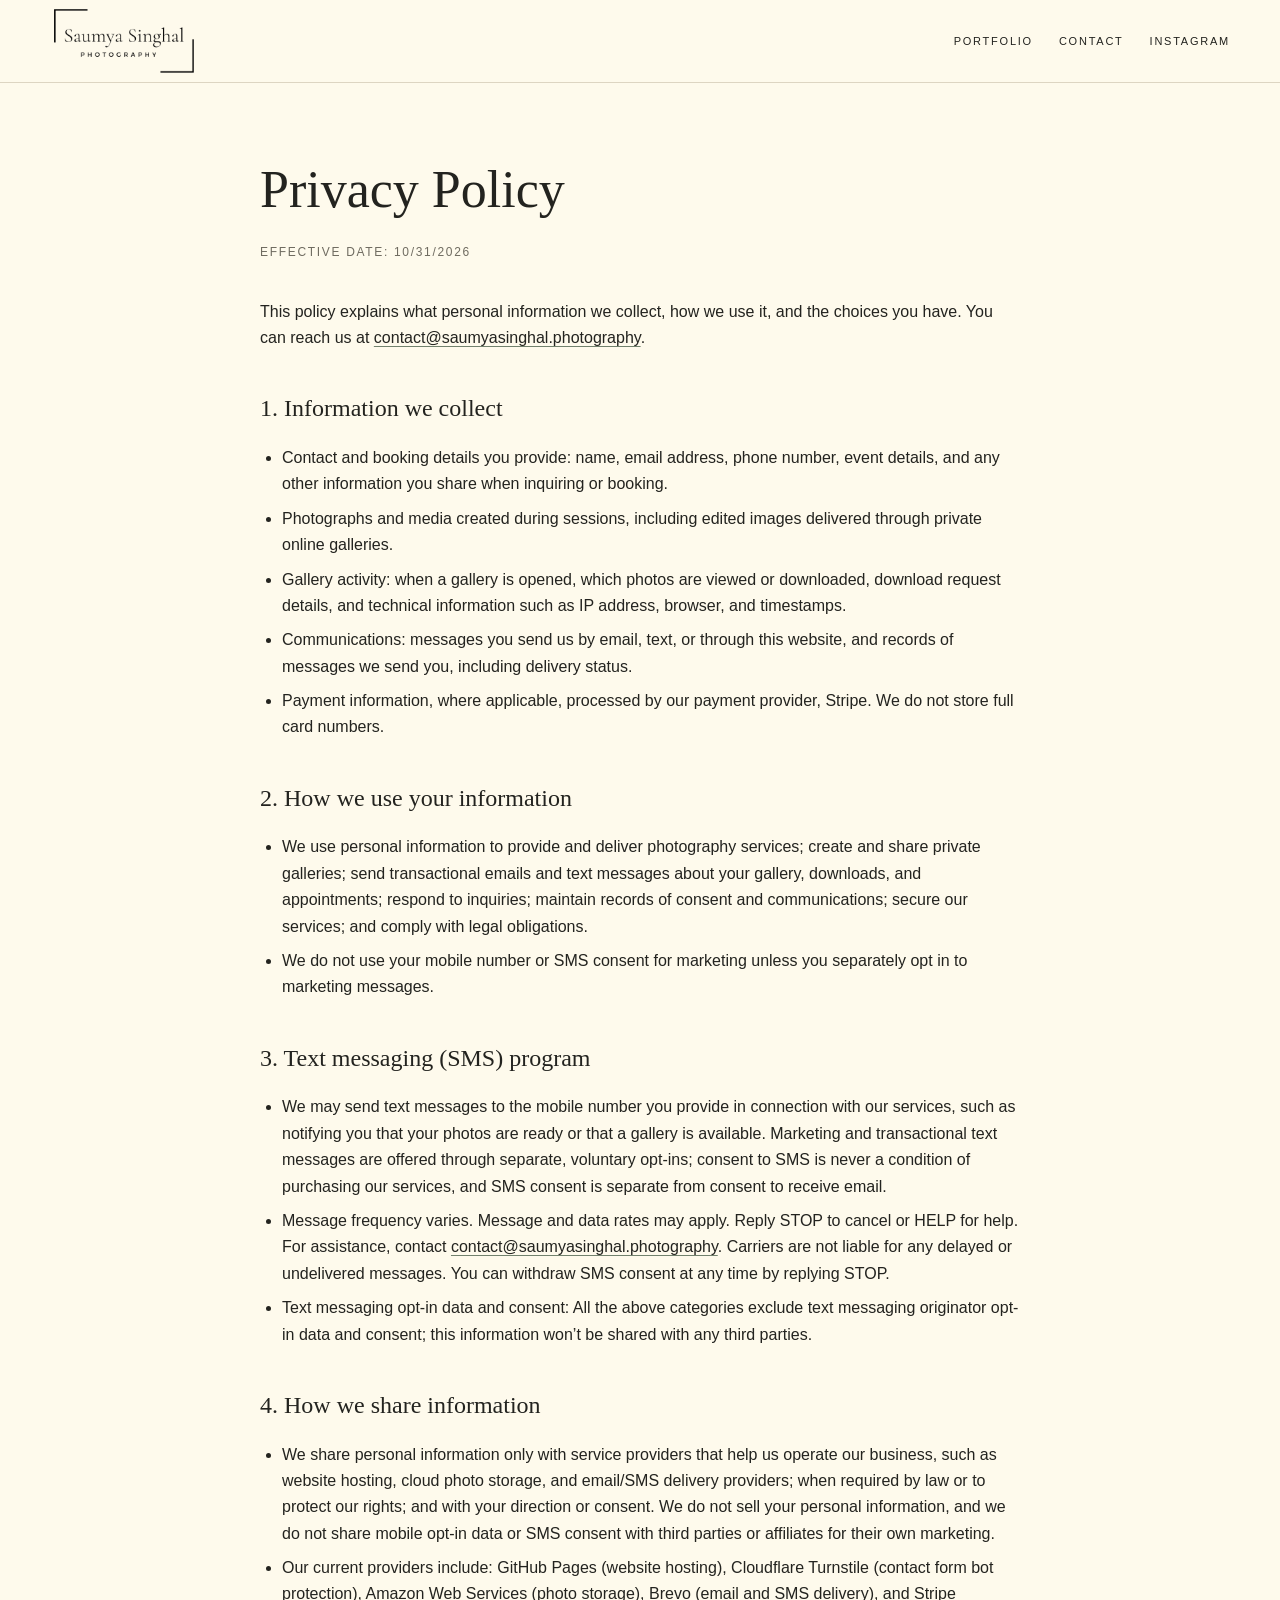
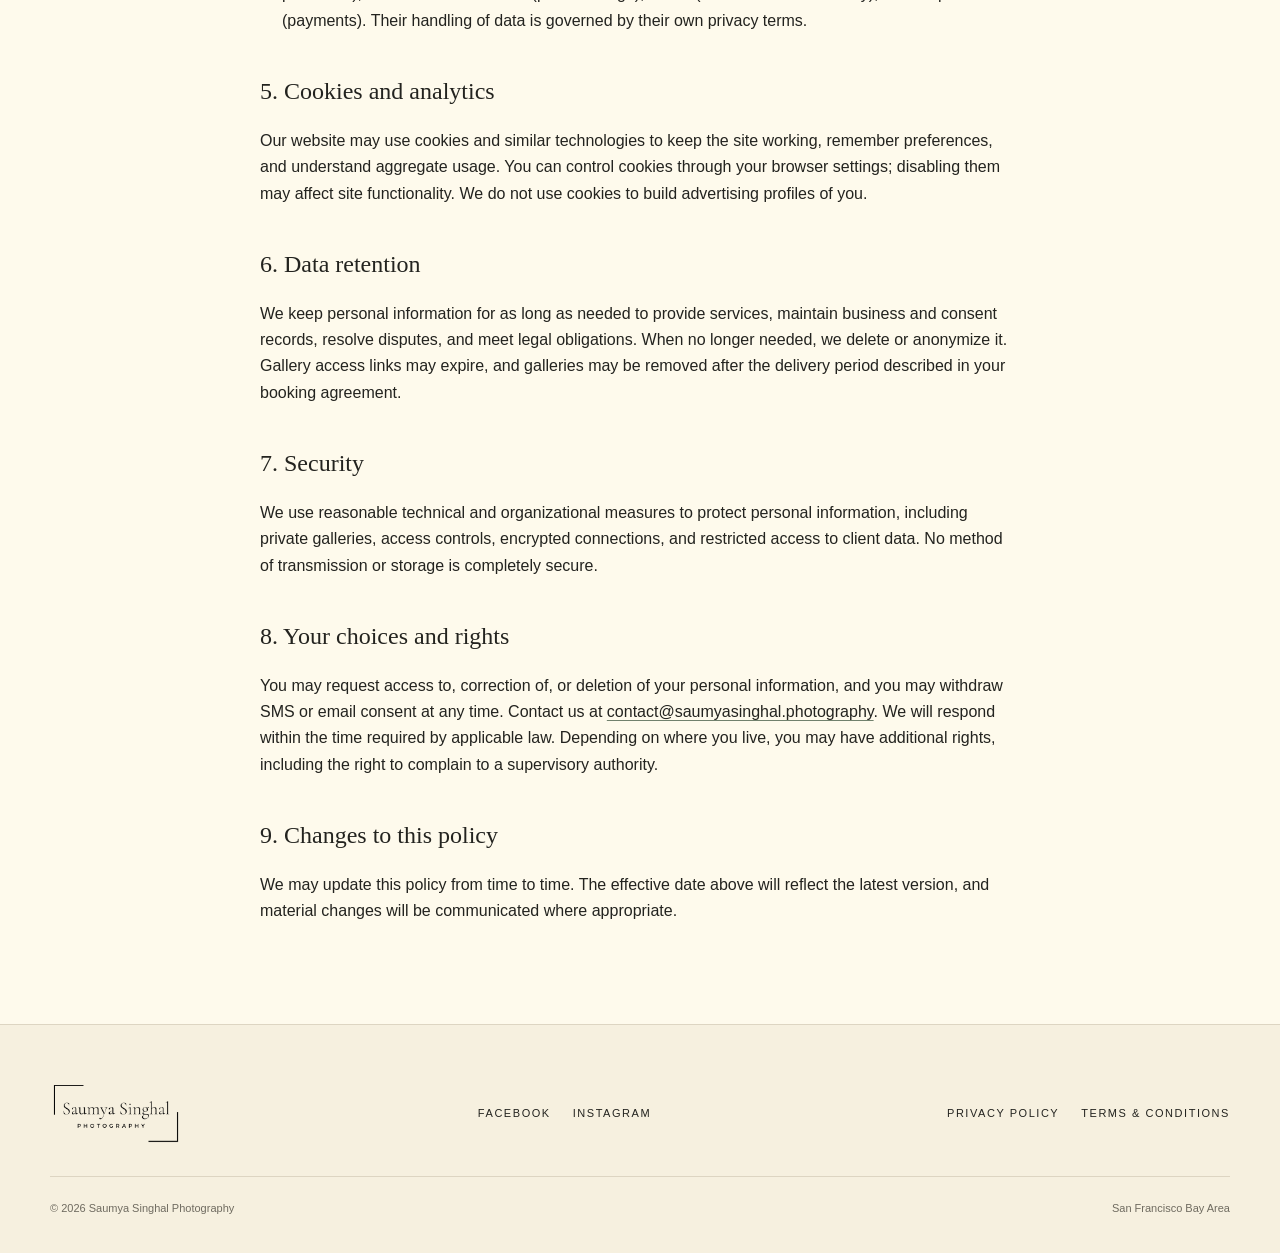
<file: privacy-policy/index.html>
<!doctype html>
<html lang="en">
<head>
  <meta charset="utf-8">
  <meta name="viewport" content="width=device-width, initial-scale=1">
  <title>Privacy Policy | Saumya Singhal Photography</title>
  <meta name="description" content="How Saumya Singhal Photography collects, uses, and protects your personal information.">
  <link rel="canonical" href="https://saumyasinghal.photography/privacy-policy/">
  <meta name="theme-color" content="#fefaec">
  <link rel="icon" href="../assets/favicon.png" sizes="64x64" type="image/png">
  <link rel="stylesheet" href="../css/site.css">
  <script src="../js/site.js" defer></script>
</head>
<body>
  <a class="skip-link" href="#main">Skip to content</a>
  <header class="site-header">
    <div class="wrap">
      <a class="brand" href="../" aria-label="Saumya Singhal Photography home">
        <img src="../assets/logo.png" alt="Saumya Singhal Photography" width="424" height="206">
      </a>
      <button aria-controls="site-nav" aria-expanded="false" class="nav-toggle" type="button">Menu</button>
      <nav aria-label="Main" class="site-nav" id="site-nav">
        <a href="../#portfolio">Portfolio</a>
        <a href="../#contact">Contact</a>
        <a href="https://www.instagram.com/saumyasinghalphotography" rel="noreferrer" target="_blank">Instagram</a>
      </nav>
    </div>
  </header>

  <main class="legal" id="main">
    <div class="wrap">
      <h1>Privacy Policy</h1>
      <p class="effective">Effective date: 10/31/2026</p>

      <p>This policy explains what personal information we collect, how we use it, and the choices you have. You can reach us at <a href="mailto:contact@saumyasinghal.photography">contact@saumyasinghal.photography</a>.</p>

      <h2>1. Information we collect</h2>
      <ul>
        <li>Contact and booking details you provide: name, email address, phone number, event details, and any other information you share when inquiring or booking.</li>
        <li>Photographs and media created during sessions, including edited images delivered through private online galleries.</li>
        <li>Gallery activity: when a gallery is opened, which photos are viewed or downloaded, download request details, and technical information such as IP address, browser, and timestamps.</li>
        <li>Communications: messages you send us by email, text, or through this website, and records of messages we send you, including delivery status.</li>
        <li>Payment information, where applicable, processed by our payment provider, Stripe. We do not store full card numbers.</li>
      </ul>

      <h2>2. How we use your information</h2>
      <ul>
        <li>We use personal information to provide and deliver photography services; create and share private galleries; send transactional emails and text messages about your gallery, downloads, and appointments; respond to inquiries; maintain records of consent and communications; secure our services; and comply with legal obligations.</li>
        <li>We do not use your mobile number or SMS consent for marketing unless you separately opt in to marketing messages.</li>
      </ul>

      <h2>3. Text messaging (SMS) program</h2>
      <ul>
        <li>We may send text messages to the mobile number you provide in connection with our services, such as notifying you that your photos are ready or that a gallery is available. Marketing and transactional text messages are offered through separate, voluntary opt-ins; consent to SMS is never a condition of purchasing our services, and SMS consent is separate from consent to receive email.</li>
        <li>Message frequency varies. Message and data rates may apply. Reply STOP to cancel or HELP for help. For assistance, contact <a href="mailto:contact@saumyasinghal.photography">contact@saumyasinghal.photography</a>. Carriers are not liable for any delayed or undelivered messages. You can withdraw SMS consent at any time by replying STOP.</li>
        <li>Text messaging opt-in data and consent: All the above categories exclude text messaging originator opt-in data and consent; this information won’t be shared with any third parties.</li>
      </ul>

      <h2>4. How we share information</h2>
      <ul>
        <li>We share personal information only with service providers that help us operate our business, such as website hosting, cloud photo storage, and email/SMS delivery providers; when required by law or to protect our rights; and with your direction or consent. We do not sell your personal information, and we do not share mobile opt-in data or SMS consent with third parties or affiliates for their own marketing.</li>
        <li>Our current providers include: GitHub Pages (website hosting), Cloudflare Turnstile (contact form bot protection), Amazon Web Services (photo storage), Brevo (email and SMS delivery), and Stripe (payments). Their handling of data is governed by their own privacy terms.</li>
      </ul>

      <h2>5. Cookies and analytics</h2>
      <p>Our website may use cookies and similar technologies to keep the site working, remember preferences, and understand aggregate usage. You can control cookies through your browser settings; disabling them may affect site functionality. We do not use cookies to build advertising profiles of you.</p>

      <h2>6. Data retention</h2>
      <p>We keep personal information for as long as needed to provide services, maintain business and consent records, resolve disputes, and meet legal obligations. When no longer needed, we delete or anonymize it. Gallery access links may expire, and galleries may be removed after the delivery period described in your booking agreement.</p>

      <h2>7. Security</h2>
      <p>We use reasonable technical and organizational measures to protect personal information, including private galleries, access controls, encrypted connections, and restricted access to client data. No method of transmission or storage is completely secure.</p>

      <h2>8. Your choices and rights</h2>
      <p>You may request access to, correction of, or deletion of your personal information, and you may withdraw SMS or email consent at any time. Contact us at <a href="mailto:contact@saumyasinghal.photography">contact@saumyasinghal.photography</a>. We will respond within the time required by applicable law. Depending on where you live, you may have additional rights, including the right to complain to a supervisory authority.</p>

      <h2>9. Changes to this policy</h2>
      <p>We may update this policy from time to time. The effective date above will reflect the latest version, and material changes will be communicated where appropriate.</p>
    </div>
  </main>

  <footer class="site-footer">
    <div class="wrap">
      <div class="footer-inner">
        <a class="footer-brand" href="../" aria-label="Saumya Singhal Photography home">
          <img src="../assets/logo.png" alt="Saumya Singhal Photography" width="424" height="206">
        </a>
        <nav aria-label="Social" class="footer-links">
          <a href="https://www.facebook.com/101149165152629" rel="noreferrer" target="_blank">Facebook</a>
          <a href="https://www.instagram.com/saumyasinghalphotography" rel="noreferrer" target="_blank">Instagram</a>
        </nav>
        <nav aria-label="Legal" class="footer-links">
          <a href="../privacy-policy/">Privacy Policy</a>
          <a href="../terms-conditions/">Terms &amp; Conditions</a>
        </nav>
      </div>
      <div class="footer-bottom">
        <span>&copy; <span id="year">2026</span> Saumya Singhal Photography</span>
        <span>San Francisco Bay Area</span>
      </div>
    </div>
  </footer>
</body>
</html>
</file>
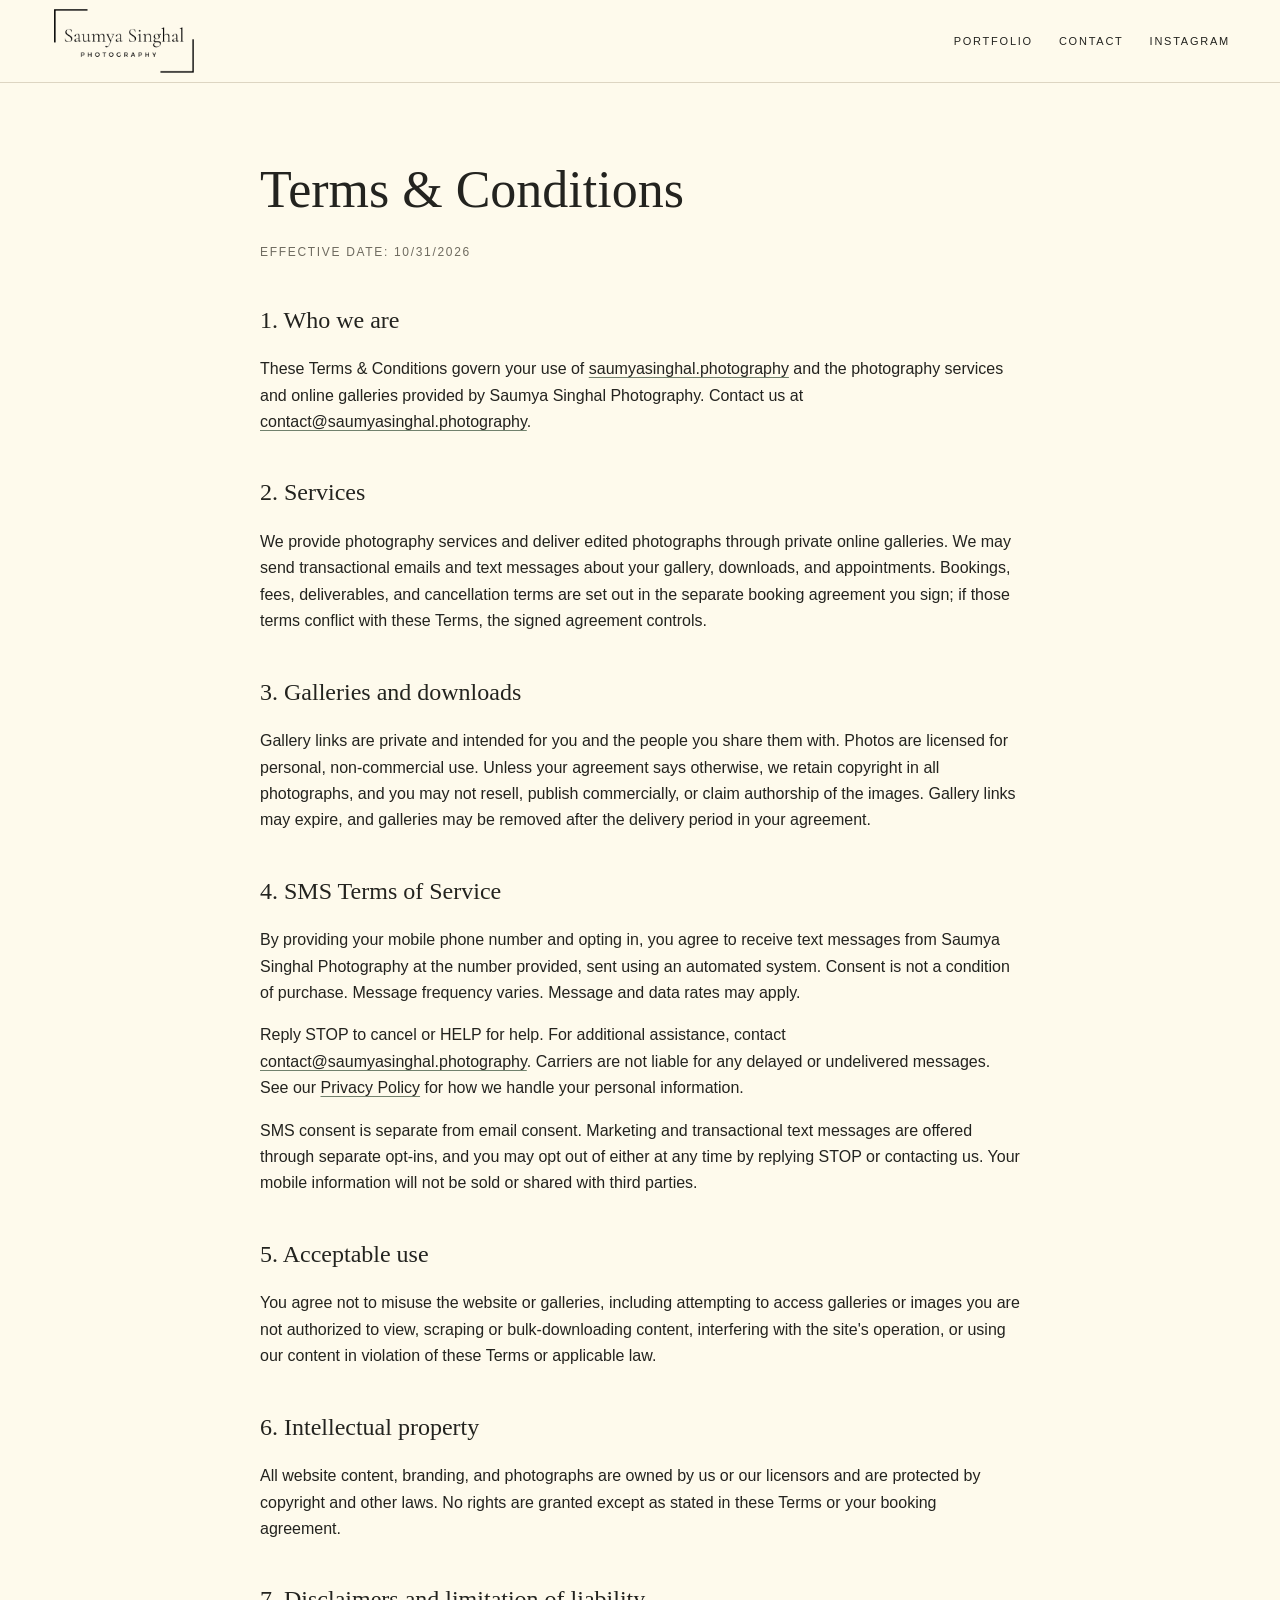
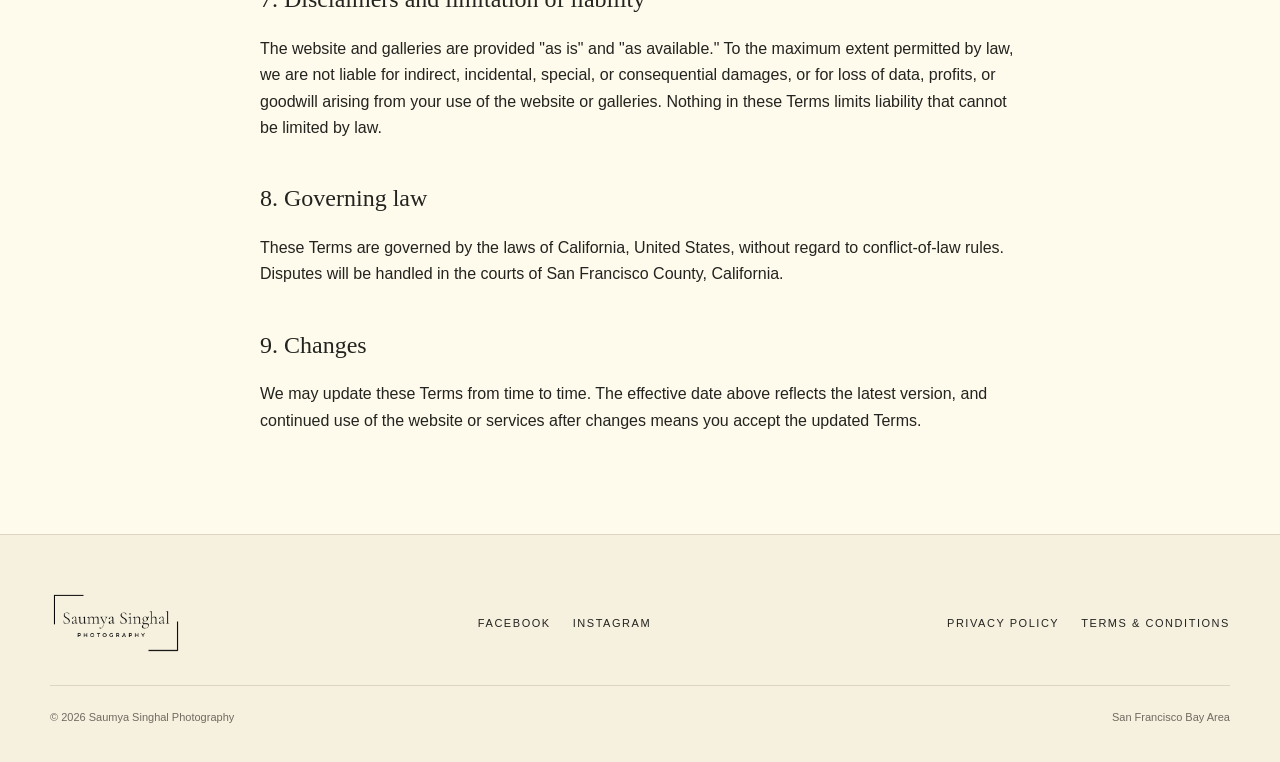
<file: terms-&-conditions/index.html>
<!doctype html>
<html lang="en">
<head>
  <meta charset="utf-8">
  <meta name="viewport" content="width=device-width, initial-scale=1">
  <title>Terms &amp; Conditions | Saumya Singhal Photography</title>
  <meta name="robots" content="noindex">
  <link rel="canonical" href="https://saumyasinghal.photography/terms-conditions/">
  <meta http-equiv="refresh" content="0; url=../terms-conditions/">
  <link rel="stylesheet" href="../css/site.css">
</head>
<body>
  <main class="legal">
    <div class="wrap">
      <p>This page has moved to <a href="../terms-conditions/">our Terms &amp; Conditions</a>.</p>
    </div>
  </main>
</body>
</html>
</file>
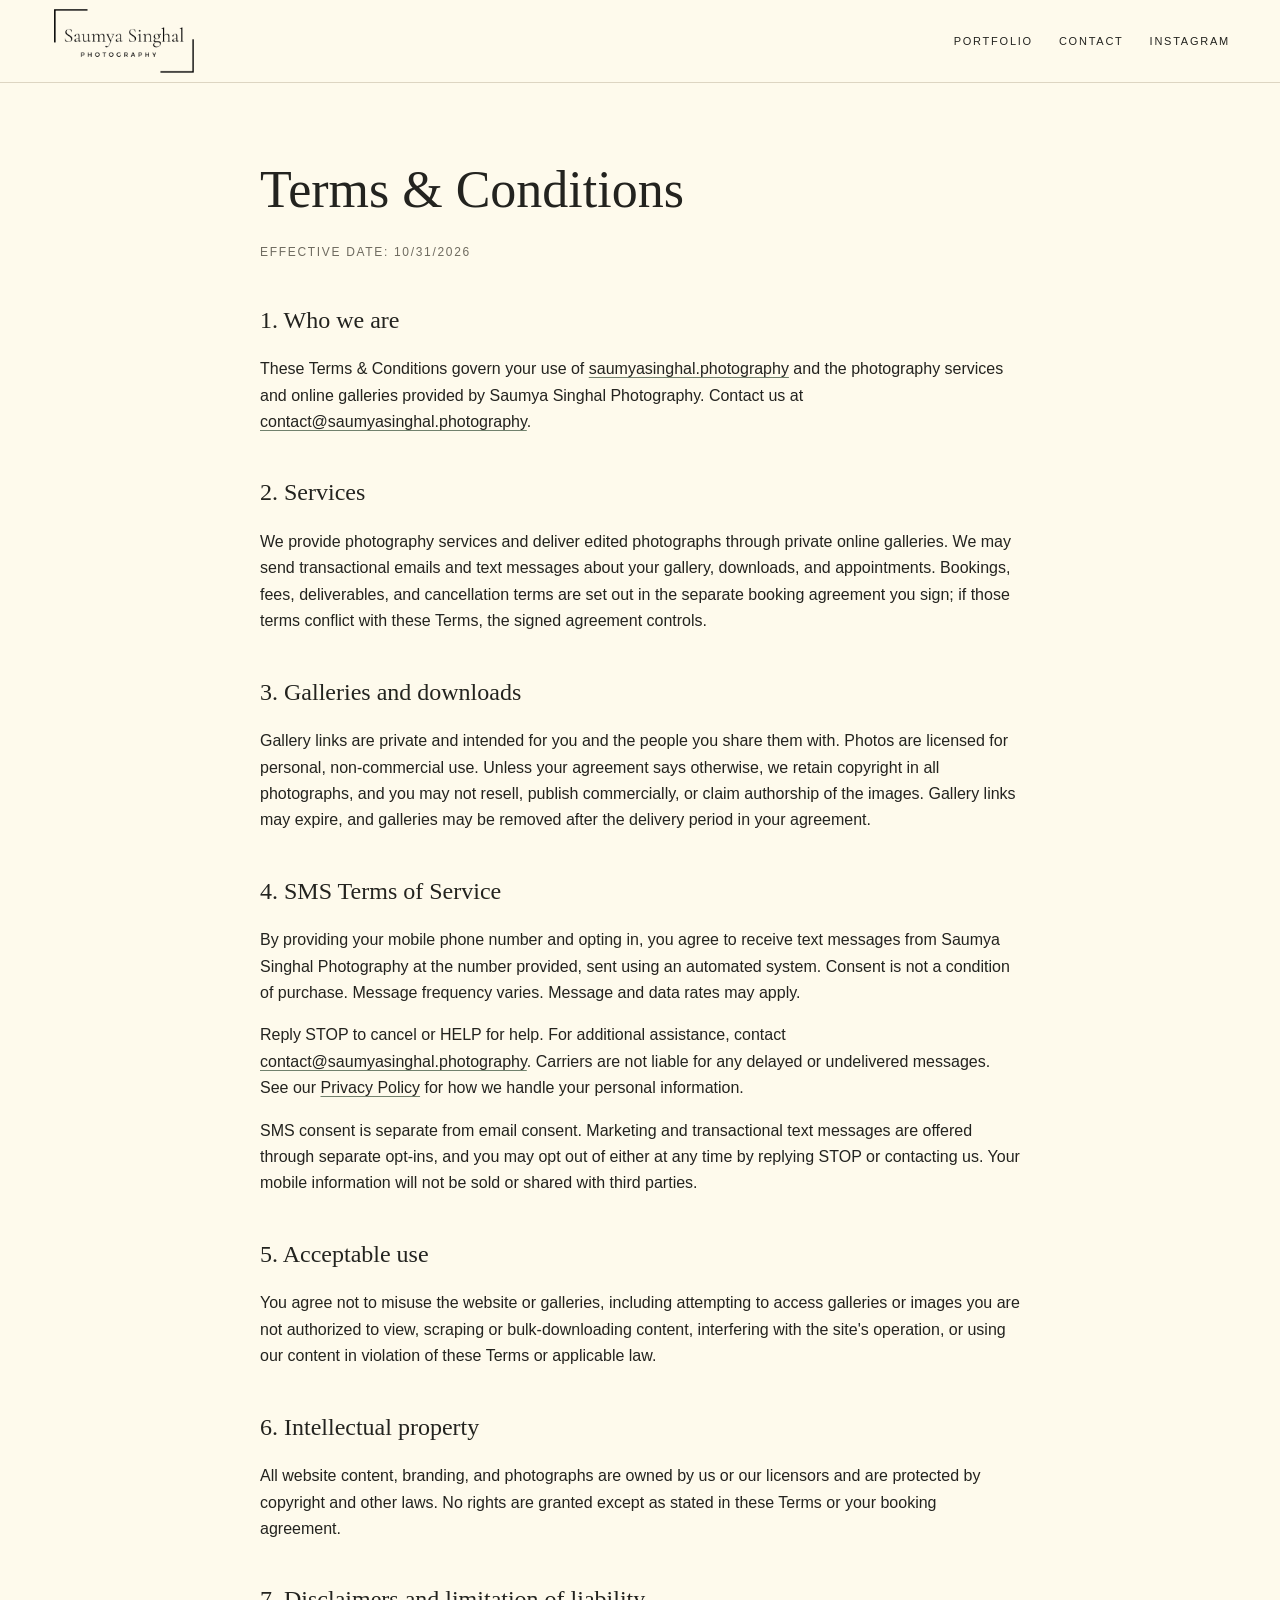
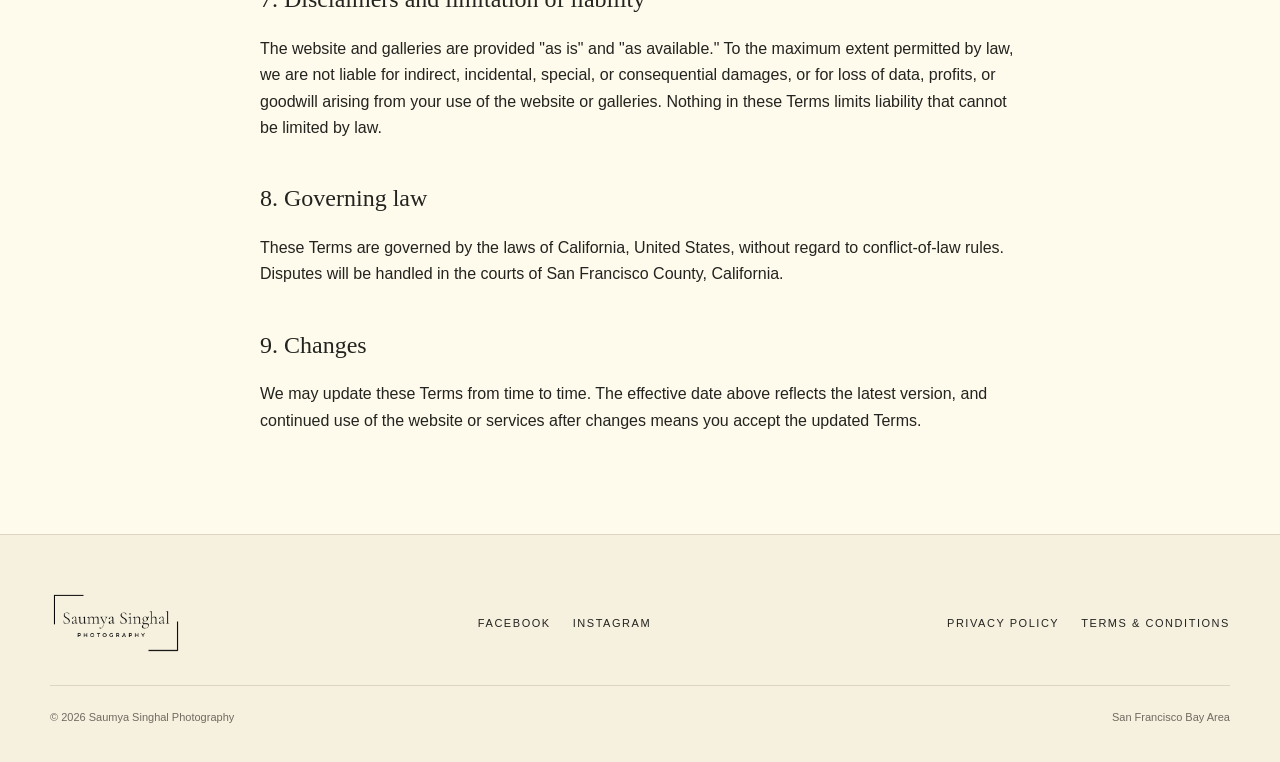
<file: terms-conditions/index.html>
<!doctype html>
<html lang="en">
<head>
  <meta charset="utf-8">
  <meta name="viewport" content="width=device-width, initial-scale=1">
  <title>Terms &amp; Conditions | Saumya Singhal Photography</title>
  <meta name="description" content="Terms and conditions for Saumya Singhal Photography services, galleries, and text messages.">
  <link rel="canonical" href="https://saumyasinghal.photography/terms-conditions/">
  <meta name="theme-color" content="#fefaec">
  <link rel="icon" href="../assets/favicon.png" sizes="64x64" type="image/png">
  <link rel="stylesheet" href="../css/site.css">
  <script src="../js/site.js" defer></script>
</head>
<body>
  <a class="skip-link" href="#main">Skip to content</a>
  <header class="site-header">
    <div class="wrap">
      <a class="brand" href="../" aria-label="Saumya Singhal Photography home">
        <img src="../assets/logo.png" alt="Saumya Singhal Photography" width="424" height="206">
      </a>
      <button aria-controls="site-nav" aria-expanded="false" class="nav-toggle" type="button">Menu</button>
      <nav aria-label="Main" class="site-nav" id="site-nav">
        <a href="../#portfolio">Portfolio</a>
        <a href="../#contact">Contact</a>
        <a href="https://www.instagram.com/saumyasinghalphotography" rel="noreferrer" target="_blank">Instagram</a>
      </nav>
    </div>
  </header>

  <main class="legal" id="main">
    <div class="wrap">
      <h1>Terms &amp; Conditions</h1>
      <p class="effective">Effective date: 10/31/2026</p>

      <h2>1. Who we are</h2>
      <p>These Terms &amp; Conditions govern your use of <a href="https://saumyasinghal.photography/">saumyasinghal.photography</a> and the photography services and online galleries provided by Saumya Singhal Photography. Contact us at <a href="mailto:contact@saumyasinghal.photography">contact@saumyasinghal.photography</a>.</p>

      <h2>2. Services</h2>
      <p>We provide photography services and deliver edited photographs through private online galleries. We may send transactional emails and text messages about your gallery, downloads, and appointments. Bookings, fees, deliverables, and cancellation terms are set out in the separate booking agreement you sign; if those terms conflict with these Terms, the signed agreement controls.</p>

      <h2>3. Galleries and downloads</h2>
      <p>Gallery links are private and intended for you and the people you share them with. Photos are licensed for personal, non-commercial use. Unless your agreement says otherwise, we retain copyright in all photographs, and you may not resell, publish commercially, or claim authorship of the images. Gallery links may expire, and galleries may be removed after the delivery period in your agreement.</p>

      <h2>4. SMS Terms of Service</h2>
      <p>By providing your mobile phone number and opting in, you agree to receive text messages from Saumya Singhal Photography at the number provided, sent using an automated system. Consent is not a condition of purchase. Message frequency varies. Message and data rates may apply.</p>
      <p>Reply STOP to cancel or HELP for help. For additional assistance, contact <a href="mailto:contact@saumyasinghal.photography">contact@saumyasinghal.photography</a>. Carriers are not liable for any delayed or undelivered messages. See our <a href="../privacy-policy/">Privacy Policy</a> for how we handle your personal information.</p>
      <p>SMS consent is separate from email consent. Marketing and transactional text messages are offered through separate opt-ins, and you may opt out of either at any time by replying STOP or contacting us. Your mobile information will not be sold or shared with third parties.</p>

      <h2>5. Acceptable use</h2>
      <p>You agree not to misuse the website or galleries, including attempting to access galleries or images you are not authorized to view, scraping or bulk-downloading content, interfering with the site's operation, or using our content in violation of these Terms or applicable law.</p>

      <h2>6. Intellectual property</h2>
      <p>All website content, branding, and photographs are owned by us or our licensors and are protected by copyright and other laws. No rights are granted except as stated in these Terms or your booking agreement.</p>

      <h2>7. Disclaimers and limitation of liability</h2>
      <p>The website and galleries are provided "as is" and "as available." To the maximum extent permitted by law, we are not liable for indirect, incidental, special, or consequential damages, or for loss of data, profits, or goodwill arising from your use of the website or galleries. Nothing in these Terms limits liability that cannot be limited by law.</p>

      <h2>8. Governing law</h2>
      <p>These Terms are governed by the laws of California, United States, without regard to conflict-of-law rules. Disputes will be handled in the courts of San Francisco County, California.</p>

      <h2>9. Changes</h2>
      <p>We may update these Terms from time to time. The effective date above reflects the latest version, and continued use of the website or services after changes means you accept the updated Terms.</p>
    </div>
  </main>

  <footer class="site-footer">
    <div class="wrap">
      <div class="footer-inner">
        <a class="footer-brand" href="../" aria-label="Saumya Singhal Photography home">
          <img src="../assets/logo.png" alt="Saumya Singhal Photography" width="424" height="206">
        </a>
        <nav aria-label="Social" class="footer-links">
          <a href="https://www.facebook.com/101149165152629" rel="noreferrer" target="_blank">Facebook</a>
          <a href="https://www.instagram.com/saumyasinghalphotography" rel="noreferrer" target="_blank">Instagram</a>
        </nav>
        <nav aria-label="Legal" class="footer-links">
          <a href="../privacy-policy/">Privacy Policy</a>
          <a href="../terms-conditions/">Terms &amp; Conditions</a>
        </nav>
      </div>
      <div class="footer-bottom">
        <span>&copy; <span id="year">2026</span> Saumya Singhal Photography</span>
        <span>San Francisco Bay Area</span>
      </div>
    </div>
  </footer>
</body>
</html>
</file>
<file: css/site.css>
/* Saumya Singhal Photography — static site styles. */

:root {
  --cream: #fefaec;
  --cream-deep: #f6f0df;
  --ink: #23231f;
  --muted: #6f6b60;
  --line: #ddd5c2;
  --sage: #71816d;
  --sage-dark: #5c6b58;
  --white: #fffdf6;
  --shadow: 0 18px 50px rgb(35 35 31 / 14%);
  --serif: Georgia, "Times New Roman", serif;
  --sans: "Helvetica Neue", Arial, "Segoe UI", Roboto, sans-serif;
}

* {
  box-sizing: border-box;
}

html {
  scroll-behavior: smooth;
}

body {
  margin: 0;
  background: var(--cream);
  color: var(--ink);
  font-family: var(--sans);
  font-size: 16px;
  line-height: 1.65;
}

img {
  display: block;
  max-width: 100%;
  height: auto;
}

a {
  color: inherit;
  text-decoration-color: var(--sage);
  text-underline-offset: 3px;
}

a:hover {
  color: var(--sage-dark);
}

:focus-visible {
  outline: 2px solid var(--sage-dark);
  outline-offset: 3px;
}

.skip-link {
  position: absolute;
  top: -60px;
  left: 16px;
  z-index: 100;
  padding: 10px 16px;
  background: var(--ink);
  color: var(--cream);
  text-decoration: none;
}

.skip-link:focus {
  top: 12px;
}

.wrap {
  width: min(1180px, calc(100% - 48px));
  margin: 0 auto;
}

/* Header */

.site-header {
  position: sticky;
  top: 0;
  z-index: 40;
  background: rgb(254 250 236 / 94%);
  border-bottom: 1px solid var(--line);
  backdrop-filter: blur(8px);
}

.site-header .wrap {
  display: flex;
  min-height: 82px;
  align-items: center;
  justify-content: space-between;
  gap: 24px;
}

.brand img {
  width: 148px;
  height: auto;
}

.site-nav {
  display: flex;
  align-items: center;
  gap: 26px;
  font-size: 11px;
  letter-spacing: 0.16em;
  text-transform: uppercase;
}

.site-nav a {
  text-decoration: none;
}

.site-nav a:hover {
  text-decoration: underline;
}

.nav-toggle {
  display: none;
  padding: 8px 12px;
  border: 1px solid var(--line);
  background: transparent;
  color: var(--ink);
  font: inherit;
  font-size: 11px;
  letter-spacing: 0.12em;
  text-transform: uppercase;
}

.button {
  display: inline-flex;
  align-items: center;
  gap: 9px;
  padding: 14px 28px;
  border: 1px solid var(--ink);
  background: var(--ink);
  color: var(--cream);
  font-size: 11px;
  letter-spacing: 0.16em;
  text-decoration: none;
  text-transform: uppercase;
  transition: background 150ms ease, color 150ms ease;
}

.button-spinner {
  width: 13px;
  height: 13px;
  border: 2px solid currentColor;
  border-right-color: transparent;
  border-radius: 50%;
  animation: button-spin 800ms linear infinite;
}

.button-spinner[hidden] {
  display: none;
}

@keyframes button-spin {
  to {
    transform: rotate(360deg);
  }
}

.button:hover {
  background: transparent;
  color: var(--ink);
}

/* Hero */

.hero {
  position: relative;
  display: grid;
  min-height: min(760px, 88vh);
  align-items: end;
  overflow: hidden;
  background: var(--ink);
}

.hero-image {
  position: absolute;
  inset: 0;
  width: 100%;
  height: 100%;
  object-fit: cover;
  opacity: 0.74;
}

.hero-copy {
  position: relative;
  z-index: 1;
  width: min(640px, calc(100% - 48px));
  margin: 0 auto;
  padding: 96px 0 72px;
  color: var(--white);
  text-align: center;
  text-shadow: 0 2px 20px rgb(0 0 0 / 35%);
}

.eyebrow {
  margin: 0 0 14px;
  font-size: 10px;
  letter-spacing: 0.26em;
  text-transform: uppercase;
}

.hero h1 {
  margin: 0 0 18px;
  font-family: var(--serif);
  font-size: clamp(44px, 7vw, 84px);
  font-weight: 400;
  letter-spacing: -0.02em;
  line-height: 1;
}

.hero p {
  max-width: 560px;
  margin: 0 auto 30px;
  font-size: 16px;
  line-height: 1.75;
}

.hero .button {
  border-color: var(--cream);
  background: var(--cream);
  color: var(--ink);
}

.hero .button:hover {
  background: transparent;
  color: var(--cream);
}

/* Sections */

.section {
  padding: 84px 0;
}

.section + .section {
  border-top: 1px solid var(--line);
}

.section-heading {
  max-width: 640px;
  margin: 0 auto 52px;
  text-align: center;
}

.section-heading h2 {
  margin: 0;
  font-family: var(--serif);
  font-size: clamp(30px, 4vw, 46px);
  font-weight: 400;
  letter-spacing: -0.02em;
  line-height: 1.15;
}

.section-heading p:last-child {
  margin-bottom: 0;
  color: var(--muted);
}

/* Portfolio */

.portfolio-group + .portfolio-group {
  margin-top: 64px;
}

.portfolio-group h3 {
  margin: 0 0 6px;
  font-family: var(--serif);
  font-size: clamp(24px, 3vw, 32px);
  font-weight: 400;
}

.portfolio-group .group-copy {
  margin: 0 0 22px;
  color: var(--muted);
  font-size: 14px;
}

.gallery-grid {
  display: grid;
  grid-template-columns: repeat(3, minmax(0, 1fr));
  gap: 16px;
}

.gallery-item {
  padding: 0;
  border: 0;
  background: var(--cream-deep);
  cursor: zoom-in;
  overflow: hidden;
}

.gallery-item img {
  width: 100%;
  height: 100%;
  aspect-ratio: 4 / 5;
  object-fit: cover;
  transition: transform 400ms ease, opacity 400ms ease;
}

.gallery-item:hover img {
  opacity: 0.92;
  transform: scale(1.02);
}

/* Contact */

.contact .wrap {
  display: grid;
  grid-template-columns: minmax(0, 0.8fr) minmax(0, 1.2fr);
  gap: 64px;
  align-items: start;
}

.contact-intro h2 {
  margin: 0 0 18px;
  font-family: var(--serif);
  font-size: clamp(32px, 4vw, 48px);
  font-weight: 400;
  letter-spacing: -0.02em;
  line-height: 1.1;
}

.contact-intro p {
  color: var(--muted);
}

.contact-details {
  margin-top: 28px;
  font-size: 14px;
}

.contact-details a {
  font-weight: 600;
}

.contact-form {
  display: grid;
  gap: 18px;
}

.field-row {
  display: grid;
  grid-template-columns: repeat(2, minmax(0, 1fr));
  gap: 18px;
}

.field {
  display: grid;
  gap: 7px;
  color: var(--muted);
  font-size: 10px;
  letter-spacing: 0.14em;
  text-transform: uppercase;
}

.field input,
.field textarea {
  width: 100%;
  padding: 12px 14px;
  border: 1px solid var(--line);
  border-radius: 0;
  background: var(--white);
  color: var(--ink);
  font: inherit;
  font-size: 15px;
  letter-spacing: normal;
  text-transform: none;
}

.field textarea {
  min-height: 130px;
  resize: vertical;
}

.field input:focus,
.field textarea:focus {
  border-color: var(--sage);
  outline: 2px solid rgb(113 129 109 / 25%);
}

.honeypot {
  position: absolute;
  left: -9999px;
  width: 1px;
  height: 1px;
  overflow: hidden;
}

.form-footer {
  display: flex;
  flex-wrap: wrap;
  align-items: center;
  justify-content: space-between;
  gap: 16px;
}

.form-footer .button {
  cursor: pointer;
}

.form-footer .button[disabled] {
  cursor: wait;
  opacity: 0.6;
}

.form-note {
  margin: 0;
  color: var(--muted);
  font-size: 11px;
  line-height: 1.6;
}

.form-status {
  margin: 0;
  padding: 12px 14px;
  border: 1px solid var(--line);
  font-size: 14px;
}

.form-status:empty {
  display: none;
}

.form-status[data-state="error"] {
  border-color: #b46b5f;
  background: #f7e8e4;
  color: #7d3b31;
}

.form-status[data-state="success"] {
  border-color: var(--sage);
  background: #edf2ea;
  color: #3f513c;
}

.turnstile-wrap {
  min-height: 65px;
}

/* Footer */

.site-footer {
  padding: 56px 0 36px;
  border-top: 1px solid var(--line);
  background: var(--cream-deep);
}

.footer-inner {
  display: flex;
  flex-wrap: wrap;
  align-items: center;
  justify-content: space-between;
  gap: 24px;
}

.footer-brand img {
  width: 132px;
}

.footer-links {
  display: flex;
  flex-wrap: wrap;
  gap: 22px;
  font-size: 11px;
  letter-spacing: 0.14em;
  text-transform: uppercase;
}

.footer-links a {
  text-decoration: none;
}

.footer-links a:hover {
  text-decoration: underline;
}

.footer-bottom {
  display: flex;
  flex-wrap: wrap;
  justify-content: space-between;
  gap: 12px;
  margin-top: 30px;
  padding-top: 22px;
  border-top: 1px solid var(--line);
  color: var(--muted);
  font-size: 11px;
}

/* Lightbox */

.lightbox {
  width: min(1100px, calc(100% - 32px));
  max-width: none;
  max-height: calc(100vh - 40px);
  padding: 0;
  border: 0;
  background: transparent;
  color: var(--white);
}

.lightbox::backdrop {
  background: rgb(20 20 18 / 92%);
}

.lightbox figure {
  display: grid;
  margin: 0;
  gap: 12px;
  justify-items: center;
}

.lightbox img {
  max-height: calc(100vh - 140px);
  width: auto;
  max-width: 100%;
  object-fit: contain;
}

.lightbox figcaption {
  font-size: 12px;
  letter-spacing: 0.12em;
  text-transform: uppercase;
}

.lightbox-close,
.lightbox-prev,
.lightbox-next {
  position: fixed;
  display: grid;
  width: 46px;
  height: 46px;
  place-items: center;
  border: 1px solid rgb(255 255 255 / 35%);
  border-radius: 50%;
  background: rgb(0 0 0 / 35%);
  color: var(--white);
  font-size: 22px;
  line-height: 1;
  cursor: pointer;
}

.lightbox-close {
  top: 20px;
  right: 20px;
}

.lightbox-prev {
  top: 50%;
  left: 18px;
  transform: translateY(-50%);
}

.lightbox-next {
  top: 50%;
  right: 18px;
  transform: translateY(-50%);
}

/* Legal pages */

.legal {
  padding: 64px 0 84px;
}

.legal .wrap {
  width: min(760px, calc(100% - 48px));
}

.legal h1 {
  margin: 0 0 10px;
  font-family: var(--serif);
  font-size: clamp(34px, 5vw, 52px);
  font-weight: 400;
}

.legal .effective {
  margin: 0 0 36px;
  color: var(--muted);
  font-size: 12px;
  letter-spacing: 0.14em;
  text-transform: uppercase;
}

.legal h2 {
  margin: 38px 0 10px;
  font-family: var(--serif);
  font-size: 24px;
  font-weight: 400;
}

.legal ul {
  padding-left: 22px;
}

.legal li {
  margin-bottom: 8px;
}

/* Responsive */

@media (max-width: 860px) {
  .nav-toggle {
    display: inline-block;
  }

  .site-nav {
    display: none;
    position: absolute;
    top: 82px;
    right: 0;
    left: 0;
    flex-direction: column;
    align-items: stretch;
    gap: 0;
    padding: 8px 24px 18px;
    border-bottom: 1px solid var(--line);
    background: var(--cream);
  }

  .site-nav[data-open="true"] {
    display: flex;
  }

  .site-nav a {
    padding: 12px 0;
    border-bottom: 1px solid var(--line);
  }

  .gallery-grid {
    grid-template-columns: repeat(2, minmax(0, 1fr));
  }

  .contact .wrap {
    grid-template-columns: minmax(0, 1fr);
    gap: 36px;
  }
}

@media (max-width: 560px) {
  .wrap {
    width: calc(100% - 32px);
  }

  .section {
    padding: 60px 0;
  }

  .field-row {
    grid-template-columns: minmax(0, 1fr);
  }

  .gallery-grid {
    gap: 10px;
  }

  .footer-inner,
  .footer-bottom {
    flex-direction: column;
    align-items: flex-start;
  }
}

@media (prefers-reduced-motion: reduce) {
  html {
    scroll-behavior: auto;
  }

  *,
  *::before,
  *::after {
    animation-duration: 0.01ms !important;
    transition-duration: 0.01ms !important;
  }
}

.lightbox-prev[hidden],
.lightbox-next[hidden] {
  display: none;
}

.form-fields {
  display: grid;
  gap: 18px;
}

.form-fields[hidden],
.form-success[hidden] {
  display: none;
}

.form-success {
  display: grid;
  justify-items: start;
  gap: 14px;
  padding: 34px;
  border: 1px solid var(--sage);
  background: #edf2ea;
}

.form-success h3 {
  margin: 0;
  color: var(--ink);
  font-family: var(--serif);
  font-size: clamp(28px, 4vw, 36px);
  font-weight: 400;
}

.form-success p {
  margin: 0;
  color: #3f513c;
}

.form-success .eyebrow {
  color: var(--sage-dark);
}
</file>
